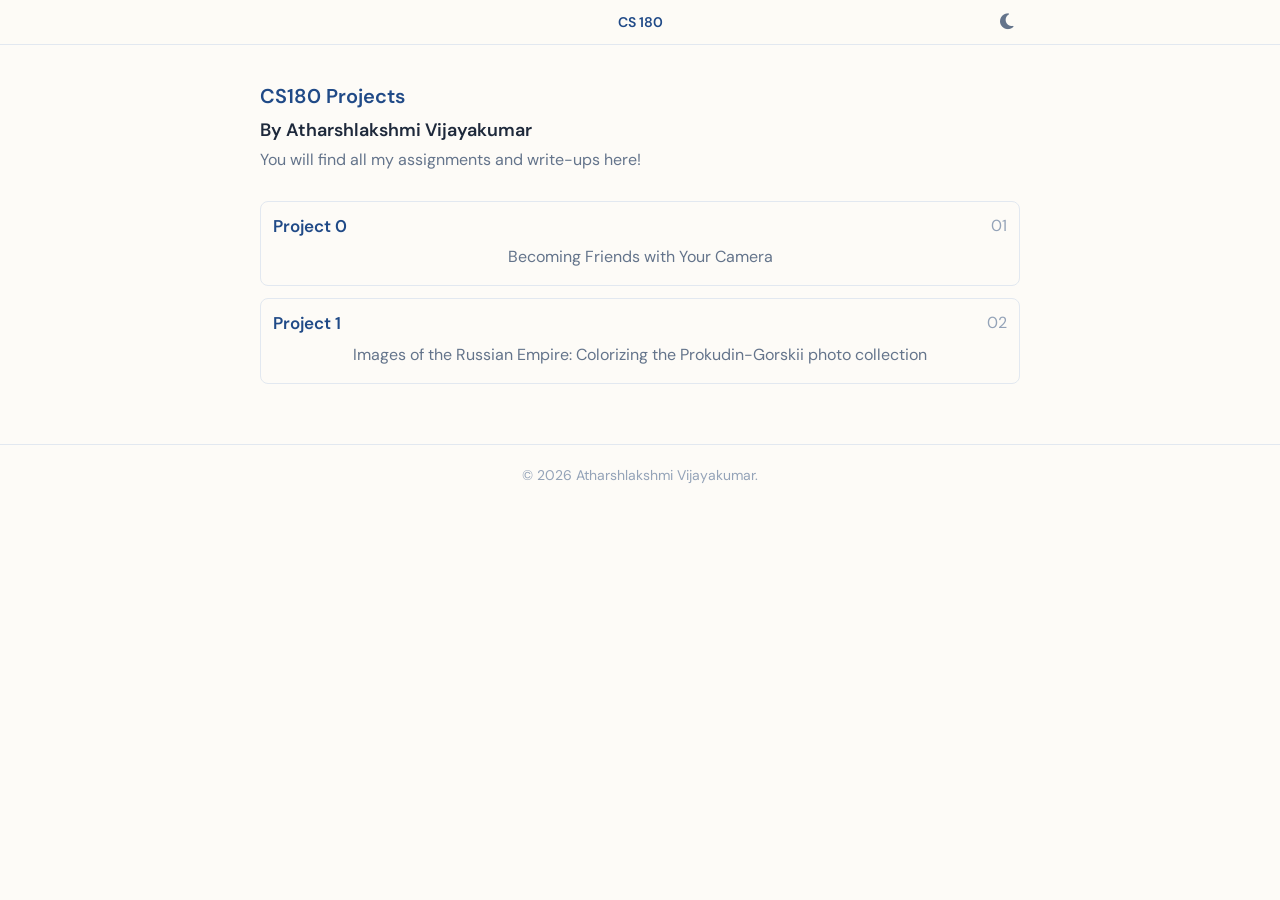
<file: index.html>
<!doctype html>
<html lang="en">
<head>
<meta charset="utf-8">
<meta name="viewport" content="width=device-width,initial-scale=1">
<title>CS 180 Projects — Atharshlakshmi</title>
<meta name="description" content="CS 180: Intro to Computer Vision and Computational Photography — project index.">
<meta name="author" content="Atharshlakshmi Vijayakumar">
<link rel="icon" href="data:image/svg+xml,<svg xmlns=%22http://www.w3.org/2000/svg%22 viewBox=%220 0 100 100%22><text y=%22.9em%22 font-size=%2290%22>⭐️</text></svg>">
<link href="https://fonts.googleapis.com/css2?family=DM+Sans:ital,opsz,wght@0,9..40,100..1000;1,9..40,100..1000&display=swap" rel="stylesheet">
<link rel="stylesheet" href="https://cdnjs.cloudflare.com/ajax/libs/font-awesome/6.4.0/css/all.min.css">
<link rel="stylesheet" href="docs/styles.css">
</head>
<body>

<header style="position:sticky;top:0;width:100%;background:var(--header-bg);backdrop-filter:blur(6px);border-bottom:1px solid var(--border);z-index:50">
  <div style="max-width:800px;margin:0 auto;padding:0 20px;display:flex;justify-content:center;align-items:center;height:44px;position:relative">
    <nav style="display:flex;gap:20px;font-size:14px">
      <span class="nav-link active">CS 180</span>
    </nav>
    <button id="theme-toggle" class="theme-toggle" aria-label="Toggle dark mode" onclick="toggleTheme()"><i class="fas fa-moon"></i></button>
  </div>
</header>

<main style="max-width:800px;margin:0 auto;padding:36px 20px 48px">

  <div style="margin-bottom:28px">
    <p class="eyebrow" style="margin-bottom:6px">CS180 Projects</p>
    <h1 style="font-size:18px;font-weight:600;margin-bottom:4px">By Atharshlakshmi Vijayakumar</h1>
    <p class="entry-desc">You will find all my assignments and write-ups here!</p>
  </div>

  <div>
  <a href="proj0/proj0.html" class="feat-card" style="text-decoration:none;color:inherit">
    <span class="stretched-link"></span>
    <div class="entry-head">
      <div class="entry-titles">
        <span class="entry-title top-link">Project 0</span>
      </div>
      <span class="entry-meta">01</span>
    </div>
    <p class="entry-sub" style="margin-bottom:4px">Becoming Friends with Your Camera</p>
  </a>
  </div>
  
  <div>
  <a href="proj1/proj1.html" class="feat-card" style="text-decoration:none;color:inherit">
    <span class="stretched-link"></span>
    <div class="entry-head">
      <div class="entry-titles">
        <span class="entry-title top-link">Project 1</span>
      </div>
      <span class="entry-meta">02</span>
    </div>
    <p class="entry-sub" style="margin-bottom:4px"> Images of the Russian Empire: Colorizing the Prokudin-Gorskii photo collection</p>
  </a>
  </div>

</main>

<footer style="border-top:1px solid var(--border);padding:20px;text-align:center;font-size:14px;color:var(--text-3)">
  © 2026 Atharshlakshmi Vijayakumar.
</footer>

<script>
// Theme toggle: default to system preference, remember explicit choice
(function(){
  const root = document.documentElement;
  const saved = localStorage.getItem('theme');
  if(saved){ root.setAttribute('data-theme', saved); }
  window.toggleTheme = function(){
    const systemDark = window.matchMedia('(prefers-color-scheme:dark)').matches;
    const current = root.getAttribute('data-theme') || (systemDark ? 'dark' : 'light');
    const next = current === 'dark' ? 'light' : 'dark';
    root.setAttribute('data-theme', next);
    localStorage.setItem('theme', next);
    updateIcon(next);
  };
  function updateIcon(theme){
    const isDark = theme === 'dark' || (theme == null && window.matchMedia('(prefers-color-scheme:dark)').matches);
    const icon = document.querySelector('#theme-toggle i');
    if(icon){ icon.className = isDark ? 'fas fa-sun' : 'fas fa-moon'; }
  }
  updateIcon(root.getAttribute('data-theme'));
})();
</script>
</body>
</html>
</file>
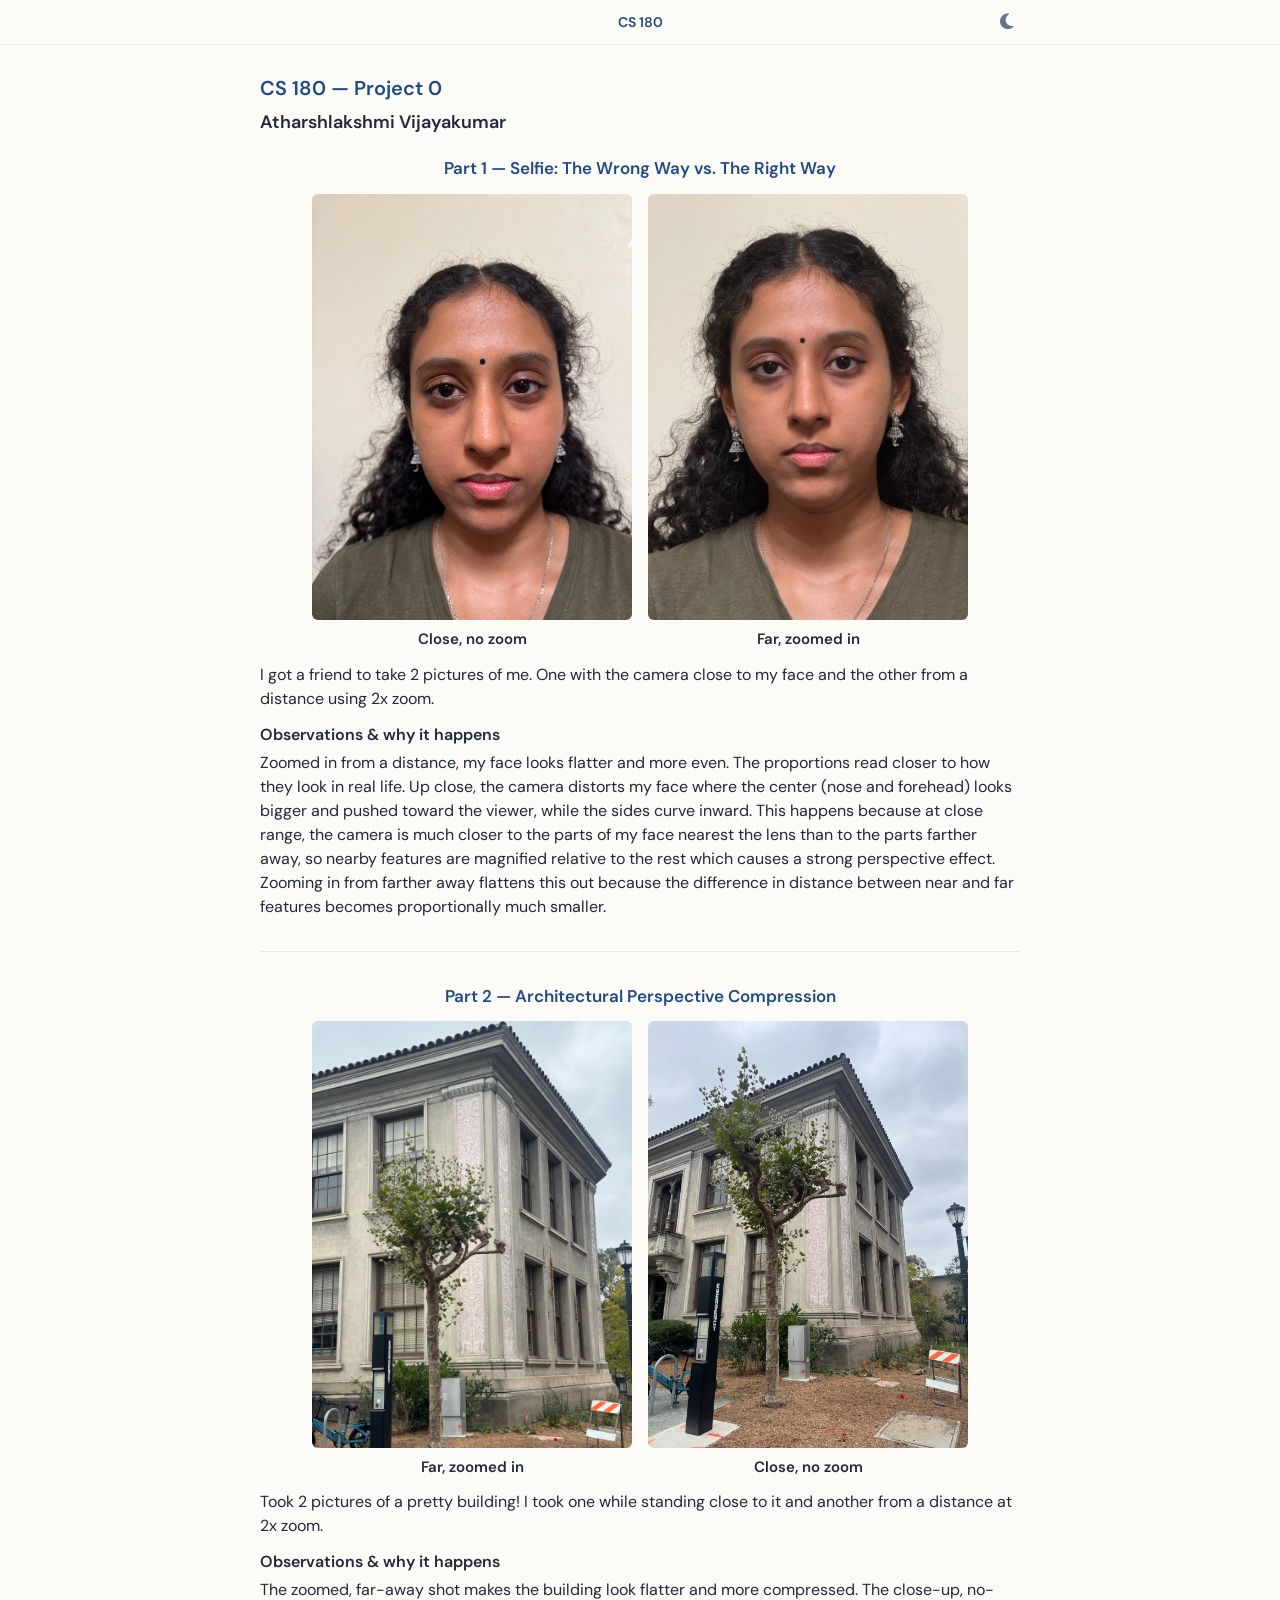
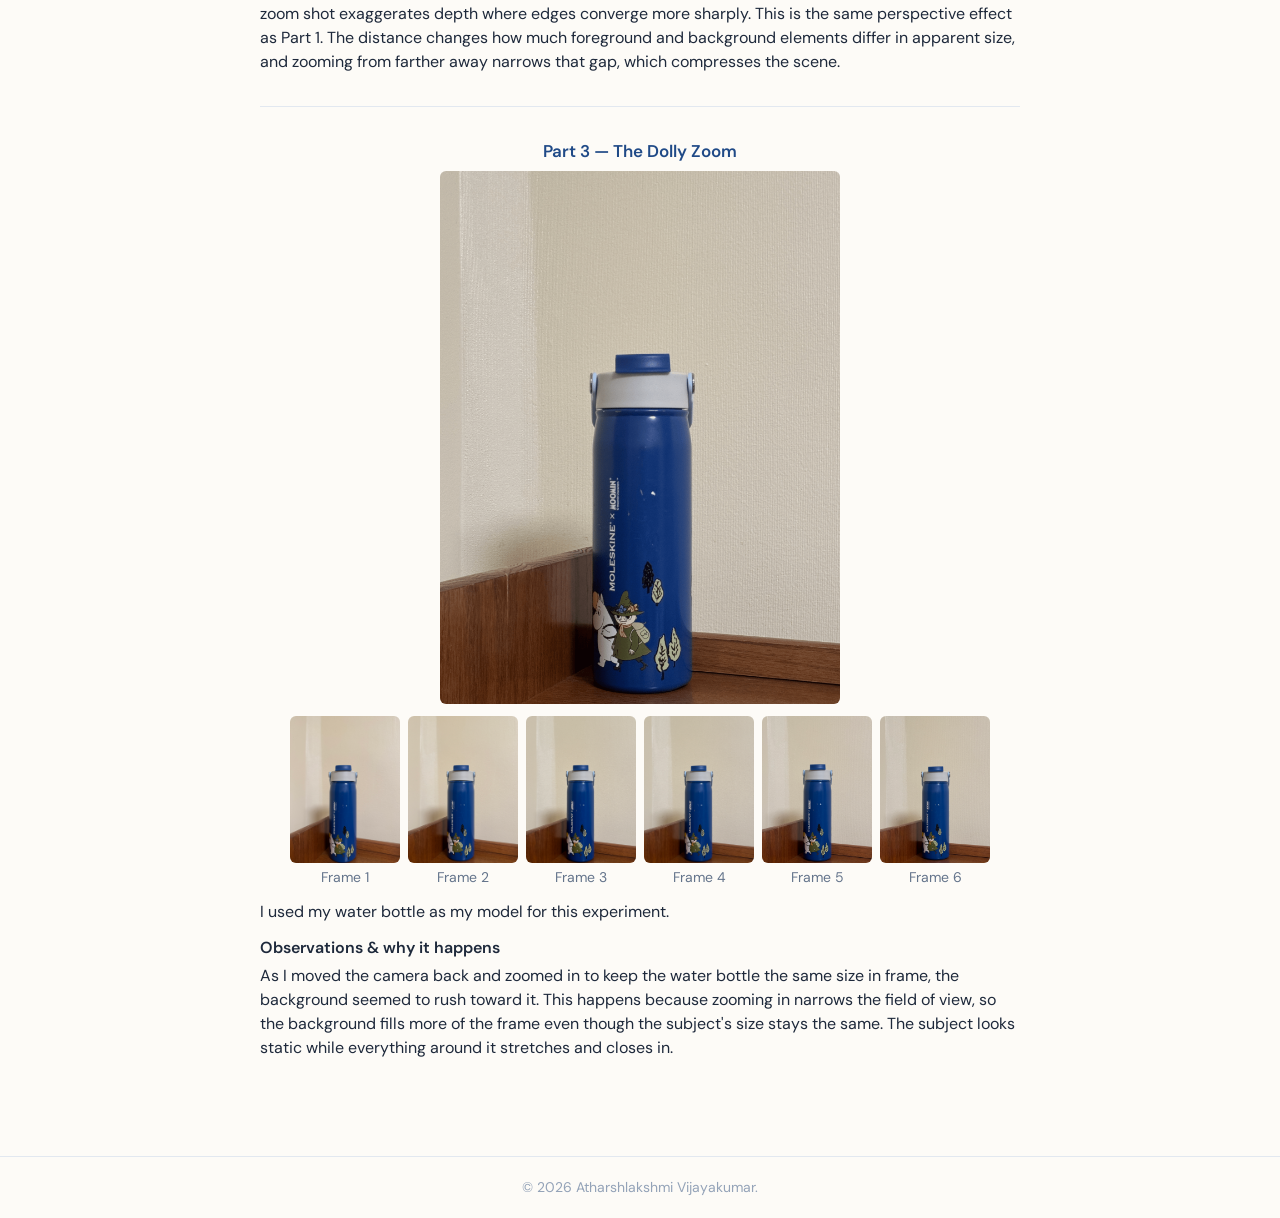
<file: proj0/proj0.html>
<!doctype html>
<html lang="en">
<head>
<meta charset="utf-8">
<meta name="viewport" content="width=device-width,initial-scale=1">
<title>CS 180 — Proj 0 — Atharshlakshmi</title>
<meta name="description" content="CS 180: Intro to Computer Vision and Computational Photography — Project 0, Becoming Friends with Your Camera.">
<meta name="author" content="Atharshlakshmi Vijayakumar">
<link rel="icon" href="data:image/svg+xml,<svg xmlns=%22http://www.w3.org/2000/svg%22 viewBox=%220 0 100 100%22><text y=%22.9em%22 font-size=%2290%22>⭐️</text></svg>">
<link href="https://fonts.googleapis.com/css2?family=DM+Sans:ital,opsz,wght@0,9..40,100..1000;1,9..40,100..1000&display=swap" rel="stylesheet">
<link rel="stylesheet" href="https://cdnjs.cloudflare.com/ajax/libs/font-awesome/6.4.0/css/all.min.css">
<link rel="stylesheet" href="../docs/styles.css">
</head>
<body>

<header style="position:sticky;top:0;width:100%;background:var(--header-bg);backdrop-filter:blur(6px);border-bottom:1px solid var(--border);z-index:50">
  <div style="max-width:800px;margin:0 auto;padding:0 20px;display:flex;justify-content:center;align-items:center;height:44px;position:relative">
    <nav style="display:flex;gap:20px;font-size:14px">
      <a href="../index.html" class="nav-link active">CS 180</a>
      <!-- Add future assignments here, e.g.: -->
      <!-- <a href="#proj1" class="nav-link">Proj 1</a> -->
    </nav>
    <button id="theme-toggle" class="theme-toggle" aria-label="Toggle dark mode" onclick="toggleTheme()"><i class="fas fa-moon"></i></button>
  </div>
</header>

<main style="max-width:800px;margin:0 auto;padding:28px 20px 48px">

  <!-- Proj 0 -->
  <section id="proj0" style="margin-bottom:48px;scroll-margin-top:80px">
    <div style="margin-bottom:20px">
      <p class="eyebrow" style="margin-bottom:6px">CS 180 — Project 0</p>
      <h1 style="font-size:18px;font-weight:600;margin-bottom:8px">Atharshlakshmi Vijayakumar</h1>
    </div>

    <!-- Part 1 -->
    <div class="card">
      <div class="entry-head entry-head-center">
        <div>
          <p class="entry-title">Part 1 — Selfie: The Wrong Way vs. The Right Way</p>
        </div>
      </div>
      <div class="shot-row">
        <div class="shot">
          <img src="nozoom_selfie.JPG" alt="Close-up selfie, taken about a foot away">
          <div class="shot-caption"><strong>Close, no zoom</strong></div>
        </div>
        <div class="shot">
          <img src="zoom_selfie.JPG" alt="Selfie taken from a distance and zoomed in">
          <div class="shot-caption"><strong>Far, zoomed in</strong></div>
        </div>
      </div>
      <div class="reflection">
        <p>I got a friend to take 2 pictures of me. One with the camera close to my face and the other from a distance using 2x zoom.</p>
      </div>
      <div class="reflection">
        <p class="reflection-label">Observations &amp; why it happens</p>
        <p>Zoomed in from a distance, my face looks flatter and more even. The proportions read closer to how they look in real life. Up close, the camera distorts my face where the center (nose and forehead) looks bigger and pushed toward the viewer, while the sides curve inward. This happens because at close range, the camera is much closer to the parts of my face nearest the lens than to the parts farther away, so nearby features are magnified relative to the rest which causes a strong perspective effect. Zooming in from farther away flattens this out because the difference in distance between near and far features becomes proportionally much smaller.</p>
      </div>
    </div>

    <!-- Part 2 -->
    <div class="card">
      <div class="entry-head entry-head-center">
        <div>
          <p class="entry-title">Part 2 — Architectural Perspective Compression</p>
        </div>
      </div>
      <div class="shot-row">
        <div class="shot">
          <img src="zoom_building.JPG" alt="Building shot from far away and zoomed in">
          <div class="shot-caption"><strong>Far, zoomed in</strong></div>
        </div>
        <div class="shot">
          <img src="nozoom_building.JPG" alt="Building shot up close without zoom">
          <div class="shot-caption"><strong>Close, no zoom</strong></div>
        </div>
      </div>
      <div class="reflection">
        <p>Took 2 pictures of a pretty building! I took one while standing close to it and another from a distance at 2x zoom.</p>
      </div>
      <div class="reflection">
        <p class="reflection-label">Observations &amp; why it happens</p>
        <p>The zoomed, far-away shot makes the building look flatter and more compressed. The close-up, no-zoom shot exaggerates depth where edges converge more sharply. This is the same perspective effect as Part 1. The distance changes how much foreground and background elements differ in apparent size, and zooming from farther away narrows that gap, which compresses the scene.
</p>
      </div>
    </div>

    <!-- Part 3 -->
    <div class="card">
      <div class="entry-head entry-head-center">
        <div>
          <p class="entry-title">Part 3 — The Dolly Zoom</p>
        </div>
      </div>
      <div class="gif-frame">
        <img src="dolly.gif" alt="Dolly zoom sequence GIF">
      </div>
      <div class="shot-row shot-row--frames">
        <div class="shot"><img src="frame1.JPG" alt="Dolly zoom frame 1"><div class="shot-caption">Frame 1</div></div>
        <div class="shot"><img src="frame2.JPG" alt="Dolly zoom frame 2"><div class="shot-caption">Frame 2</div></div>
        <div class="shot"><img src="frame3.JPG" alt="Dolly zoom frame 3"><div class="shot-caption">Frame 3</div></div>
        <div class="shot"><img src="frame4.JPG" alt="Dolly zoom frame 4"><div class="shot-caption">Frame 4</div></div>
        <div class="shot"><img src="frame5.JPG" alt="Dolly zoom frame 5"><div class="shot-caption">Frame 5</div></div>
        <div class="shot"><img src="frame6.JPG" alt="Dolly zoom frame 6"><div class="shot-caption">Frame 6</div></div>
      </div>
      <div class="reflection">
        <p>I used my water bottle as my model for this experiment.</p>
      </div>
      <div class="reflection">
        <p class="reflection-label">Observations &amp; why it happens</p>
        <p>As I moved the camera back and zoomed in to keep the water bottle the same size in frame, the background seemed to rush toward it. This happens because zooming in narrows the field of view, so the background fills more of the frame even though the subject's size stays the same. The subject looks static while everything around it stretches and closes in.</div>
    </div>

  </section>

</main>

<footer style="border-top:1px solid var(--border);padding:20px;text-align:center;font-size:14px;color:var(--text-3)">
  © 2026 Atharshlakshmi Vijayakumar.
</footer>

<script>
// Theme toggle: default to system preference, remember explicit choice
(function(){
  const root = document.documentElement;
  const saved = localStorage.getItem('theme');
  if(saved){ root.setAttribute('data-theme', saved); }
  window.toggleTheme = function(){
    const systemDark = window.matchMedia('(prefers-color-scheme:dark)').matches;
    const current = root.getAttribute('data-theme') || (systemDark ? 'dark' : 'light');
    const next = current === 'dark' ? 'light' : 'dark';
    root.setAttribute('data-theme', next);
    localStorage.setItem('theme', next);
    updateIcon(next);
  };
  function updateIcon(theme){
    const isDark = theme === 'dark' || (theme == null && window.matchMedia('(prefers-color-scheme:dark)').matches);
    const icon = document.querySelector('#theme-toggle i');
    if(icon){ icon.className = isDark ? 'fas fa-sun' : 'fas fa-moon'; }
  }
  updateIcon(root.getAttribute('data-theme'));
})();
</script>
</body>
</html>
</file>
<file: docs/styles.css>
:root{
  --bg:#FDFBF7;
  --text:#1e293b;
  --text-2:#64748b;
  --text-3:#94a3b8;
  --accent:#204a87;
  --border:#e2e8f0;
  --pill-bg:#f1f5f9;
  --card-bg:#f6f1e5;
  --header-bg:rgba(253,251,246,.97);
  --shadow:rgba(32,74,135,.10);
  --badge-bg:#fef3c7;
  --badge-border:#fde68a;
  --badge-text:#92400e;
}
/* Dark theme — applies on system preference (unless the user forced light) and on explicit toggle */
@media(prefers-color-scheme:dark){:root:not([data-theme="light"]){
  --bg:#17181b;
  --text:#ededec;
  --text-2:#a3a3a6;
  --text-3:#6f7074;
  --accent:#7aa7d4;
  --border:#2c2d31;
  --pill-bg:#26272b;
  --card-bg:#202124;
  --header-bg:rgba(23,24,27,.85);
  --shadow:rgba(0,0,0,.45);
  --badge-bg:#3f2606;
  --badge-border:#78530f;
  --badge-text:#fcd34d;
}}
:root[data-theme="dark"]{
  --bg:#17181b;
  --text:#ededec;
  --text-2:#a3a3a6;
  --text-3:#6f7074;
  --accent:#7aa7d4;
  --border:#2c2d31;
  --pill-bg:#26272b;
  --card-bg:#202124;
  --header-bg:rgba(23,24,27,.85);
  --shadow:rgba(0,0,0,.45);
  --badge-bg:#3f2606;
  --badge-border:#78530f;
  --badge-text:#fcd34d;
}
*{box-sizing:border-box;margin:0;padding:0}
body{font-family:'DM Sans',sans-serif;font-size:16px;line-height:1.5;background:var(--bg);color:var(--text);transition:background-color .2s,color .2s}
.card{padding:0 0 32px;margin-bottom:32px;border-bottom:1px solid var(--border)}
.card:last-child{margin-bottom:0;padding-bottom:0;border-bottom:none}
.pill{color:var(--accent);display:inline-block;margin:2px 2px 0 0;font-size:15px}
.pill-g{color:var(--text-3);font-size:15px}
.pill-g:not(:last-child)::after{content:" · ";color:var(--text-3)}
.badge{display:inline-flex;align-items:center;gap:4px;font-size:15px;font-weight:600;color:var(--text-2)}
/* Shared type scale for section entries */
.eyebrow{font-size:20px;font-weight:600;color:var(--accent)}
.entry-head{display:flex;justify-content:space-between;align-items:flex-start;gap:12px;margin-bottom:6px}
.entry-titles{display:flex;align-items:center;gap:8px;flex-wrap:wrap}
.entry-title{font-size:17px;font-weight:600;color:var(--accent);scroll-margin-top:70px}
.entry-sub{font-size:16px;color:var(--text-2);text-align:center}
.entry-meta{font-size:16px;color:var(--text-3);white-space:nowrap}
.entry-desc{font-size:16px;color:var(--text-2);line-height:1.55}
a.gh-link{color:var(--text);text-decoration:none;transition:color .15s}
a.gh-link:hover{color:var(--accent)}
.gh-arrow{font-size:.85em;margin-left:3px;color:var(--accent);display:inline-block;font-weight:700;vertical-align:middle;transition:transform .15s}
a.gh-link:hover .gh-arrow{transform:translate(1px,-1px)}
a{text-decoration:none}
/* Link hover states (extracted from inline handlers) */
.nav-link{color:var(--text-2);transition:color .15s;white-space:nowrap}
.nav-link:hover{color:var(--accent)}
.nav-link.active{color:var(--accent);font-weight:600}
.social-link{color:var(--text-2);display:flex;align-items:center;gap:5px;transition:color .15s}
.social-link:hover{color:var(--accent)}
.icon-link{color:var(--text-3);display:inline-flex;align-items:center;gap:3px;transition:color .15s}
.icon-link:hover{color:var(--accent)}
.cert-link{color:var(--text);transition:color .15s}
.cert-link:hover{color:var(--accent)}
.feat-card{display:block;position:relative;border:1px solid var(--border);border-radius:8px;padding:12px;background:var(--bg);cursor:pointer;transition:border-color .2s;margin-bottom:12px}
.feat-card:hover{border-color:var(--accent)}
.feat-card .stretched-link::after{content:"";position:absolute;inset:0;z-index:1}
.feat-card .top-link{position:relative;z-index:2}
.theme-toggle{position:absolute;right:20px;background:none;border:none;cursor:pointer;color:var(--text-2);font-size:18px;display:flex;align-items:center;padding:6px;transition:color .15s}
.theme-toggle:hover{color:var(--accent)}
@keyframes pulse{0%,100%{opacity:1}50%{opacity:.5}}
@media(max-width:640px){body{font-size:16px}header>div{padding:0 42px 0 12px}nav{gap:14px;font-size:15px;overflow-x:auto;-webkit-overflow-scrolling:touch;max-width:100%}.theme-toggle{right:8px}}

/* Assignment-page additions */
.shot-row{display:flex;flex-wrap:wrap;justify-content:center;gap:16px;margin-bottom:12px; margin-top:12px}
.shot{background:none;flex:0 1 320px;max-width:320px}
.shot-row--frames{gap:8px}
.shot-row--frames .shot{flex:0 1 110px;max-width:110px}
.shot-row--frames .shot-caption{padding-top:4px;font-size:14px}
.shot img{display:block;width:100%;height:auto;border-radius:6px}
.shot-caption{padding:8px 0 0;font-size:15px;color:var(--text-2);text-align:center}
.shot-caption strong{color:var(--text);font-weight:600}
.placeholder-img{display:flex;align-items:center;justify-content:center;text-align:center;min-height:180px;color:var(--text-3);font-size:15px;border:1.5px dashed var(--border);background:var(--pill-bg);padding:16px}
/* Original (unsplit B/G/R triptych) scans are ~3x taller than they are wide.
   Sizing them like a normal .shot (full-width) makes them dwarf the aligned
   result next to them, so cap by height instead and let width follow. */
.shot-original{flex:0 1 160px;max-width:160px;display:flex;flex-direction:column;align-items:center}
.shot-original img{width:auto;height:280px;max-width:100%;object-fit:contain;border-radius:6px}

.gif-frame{background:none;max-width:400px;margin:0 auto 12px}
.gif-frame img{display:block;width:100%;height:auto;border-radius:6px}
.reflection{margin-top:12px; }
.reflection-label{font-size:14px;font-weight:600;color:var(--text-3);margin-bottom:4px;text-align:center}
.reflection p{font-size:16px;color:var(--text);text-align:left}
.entry-head-center{justify-content:center;text-align:center}

/* Centered section & card headers */
.section-header{text-align:center;margin-bottom:20px}
.section-header .eyebrow{margin-bottom:4px}
.section-header .section-sub{font-size:15px;color:var(--text-3);max-width:520px;margin:0 auto}
.card-header{text-align:center;margin-bottom:14px}
.card-header .entry-title{margin-bottom:0}
.card-header .badge-row{display:flex;justify-content:center;align-items:center;gap:6px;margin-top:6px}
.card-header .badge-row .badge{background:var(--badge-bg);border:1px solid var(--badge-border);color:var(--badge-text);padding:2px 8px;border-radius:999px;font-size:14px}

/* Progress / exploration gallery (parameter sweeps, iteration snapshots) */
.progress-block{margin:14px 0 20px;padding:14px;border:1px dashed var(--border);border-radius:8px;background:var(--pill-bg)}
.progress-label{font-size:14px;font-weight:600;color:var(--text-3);text-transform:uppercase;letter-spacing:.03em;text-align:center;margin-bottom:8px}
.progress-note{font-size:15px;color:var(--text-2);text-align:center;margin-bottom:12px}
.sweep-grid{display:flex;flex-wrap:wrap;justify-content:center;gap:8px}
.sweep-item{flex:0 1 120px;max-width:120px}
.sweep-item .placeholder-img{min-height:100px;padding:8px;font-size:13px}
.sweep-item .shot-caption{font-size:13px;padding-top:4px}

/* =========================================================
   NEW: Sticky sidebar TOC + main content layout
   ========================================================= */
.page-layout{max-width:1160px;margin:0 auto;padding:28px 20px 48px;position:relative}
.page-main{max-width:836px;margin:0 auto}
.page-toc{width:160px;position:fixed;left:24px;top:64px;display:none;max-height:calc(100vh - 90px);overflow-y:auto}
@media(min-width:1300px){.page-toc{display:block}}
.page-toc ul{list-style:none;padding-left:0}
.page-toc li{margin-bottom:7px}
.page-toc a{font-size:14.5px;color:var(--text-3);transition:color .15s;display:block}
.page-toc a:hover,.page-toc a.active{color:var(--accent)}
.page-toc .toc-section{font-size:14px;font-weight:700;color:var(--text-2);margin:16px 0 4px;text-transform:uppercase;letter-spacing:.03em}
.page-toc .toc-section:first-child{margin-top:0}

/* =========================================================
   NEW: Callout boxes
   ========================================================= */
.callout{border-radius:8px;padding:14px 16px;margin:14px 0;font-size:16px;line-height:1.55;border:1px solid var(--border);background:var(--pill-bg)}
.callout p{text-align:left}
.callout-title{font-weight:700;font-size:14.5px;margin-bottom:5px;display:flex;align-items:center;gap:6px;text-transform:uppercase;letter-spacing:.02em;color:var(--accent)}
.callout-warning{border-color:var(--badge-border);background:var(--badge-bg)}
.callout-warning .callout-title{color:var(--badge-text)}
.callout-fail{border-color:rgba(220,38,38,.35);background:rgba(220,38,38,.06)}
.callout-fail .callout-title{color:#dc2626}
.callout-fix{border-color:rgba(22,163,74,.35);background:rgba(22,163,74,.06)}
.callout-fix .callout-title{color:#16a34a}

/* =========================================================
   NEW: Stat chips
   ========================================================= */
.stat-row{display:flex;flex-wrap:wrap;gap:6px;justify-content:center;margin-top:8px}
.stat-chip{font-family:'SFMono-Regular',Consolas,monospace;font-size:14px;background:var(--pill-bg);border:1px solid var(--border);border-radius:6px;padding:4px 9px;color:var(--text)}
.stat-chip b{color:var(--accent)}
.stat-chip.chip-fail{border-color:#dc2626;color:#dc2626}
.stat-chip.chip-fix{border-color:#16a34a;color:#16a34a}
.stat-chip.chip-time{color:var(--text-3);border-style:dashed}

/* =========================================================
   NEW: Code & formula blocks
   ========================================================= */
code{font-family:'SFMono-Regular',Consolas,monospace;background:var(--pill-bg);border:1px solid var(--border);border-radius:4px;padding:1px 5px;font-size:.9em}
pre{background:var(--pill-bg);border:1px solid var(--border);border-radius:8px;padding:12px 14px;overflow-x:auto;font-size:15px;margin:12px 0;line-height:1.5}
pre code{background:none;border:none;padding:0}
.formula-box{border:1px solid var(--border);background:var(--pill-bg);border-radius:8px;padding:16px 20px;margin:14px 0;text-align:center;overflow-x:auto}
.formula-caption{font-size:14px;color:var(--text-3);margin-top:6px}

/* =========================================================
   NEW: Two-column card (text beside supporting media)
   ========================================================= */
.card-split{display:flex;gap:20px;align-items:center;flex-wrap:wrap}
.card-split .col-text{flex:1 1 320px;min-width:260px}
.card-split .col-media{flex:0 1 260px;min-width:200px}

/* Ordered/unordered lists inside reflections */
.reflection ol,.reflection ul{margin:8px 0 0 20px;font-size:16px}
.reflection li{margin-bottom:5px}
</file>
